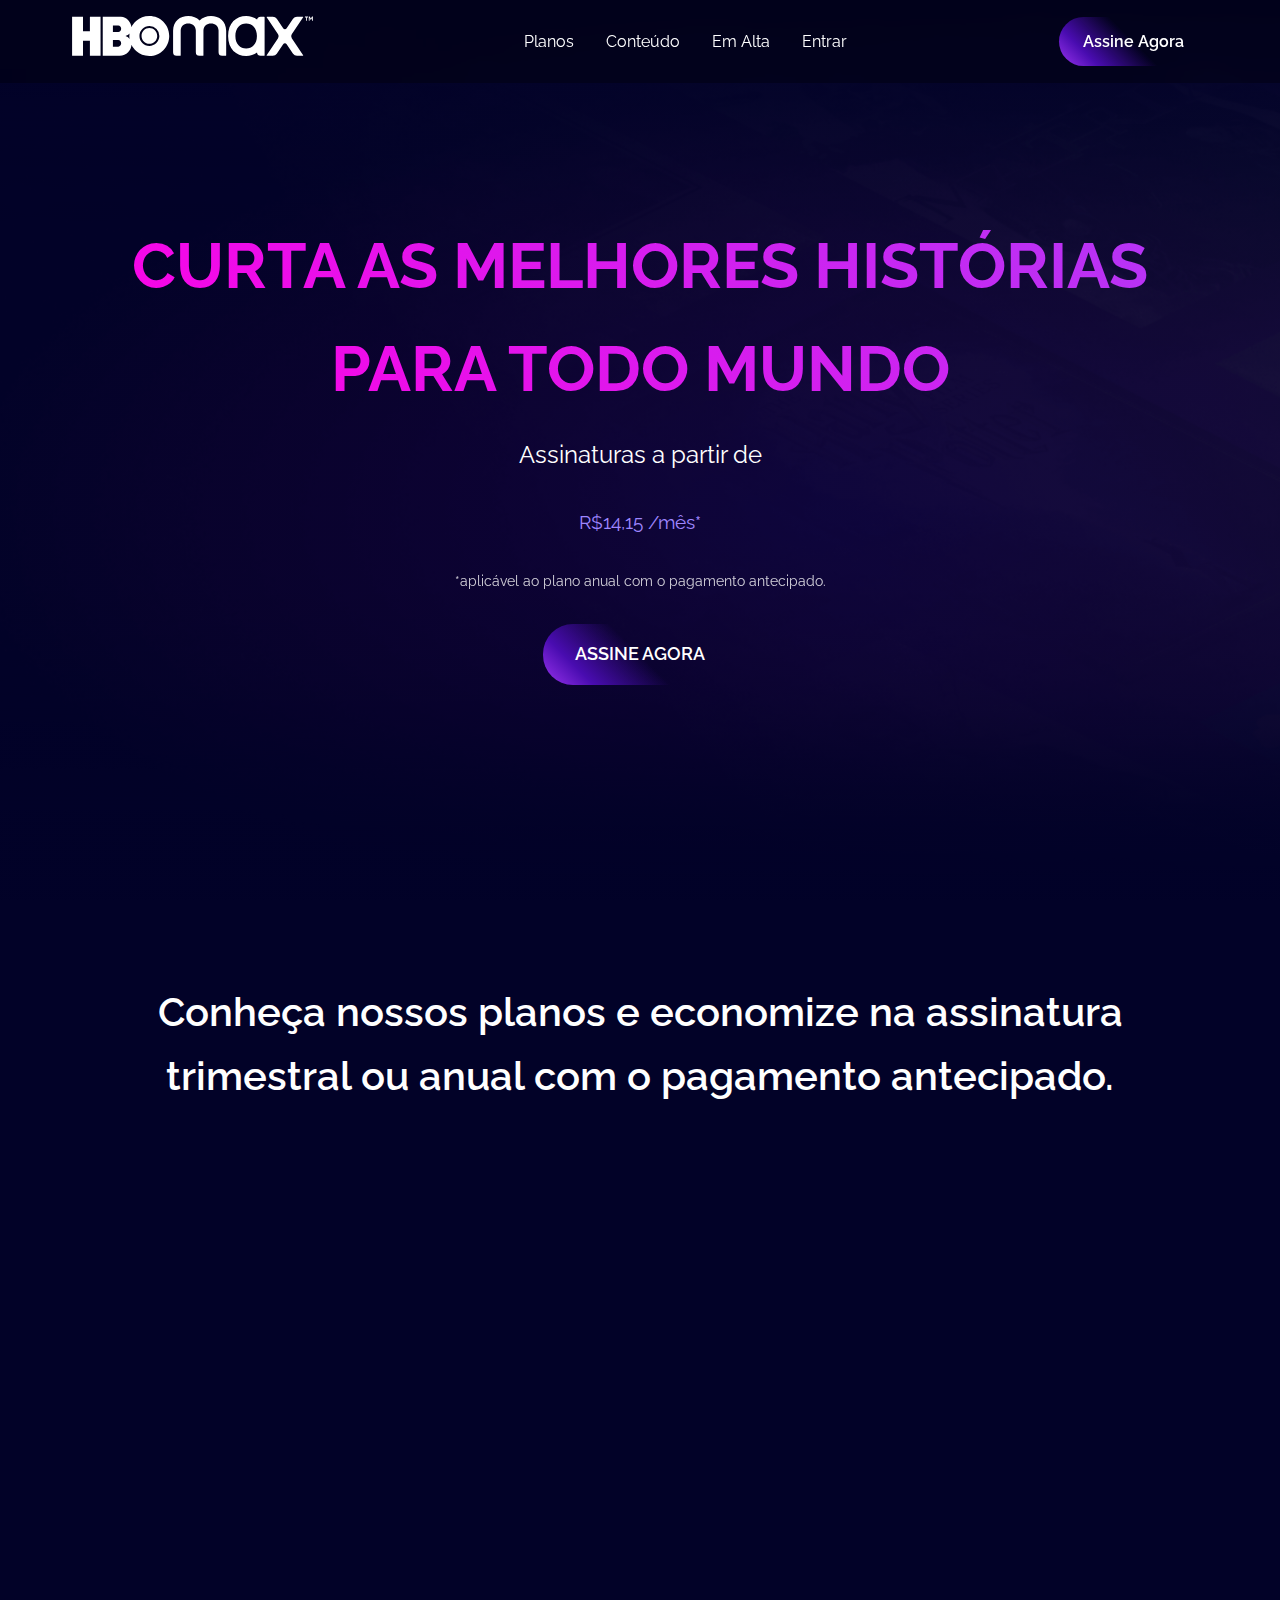
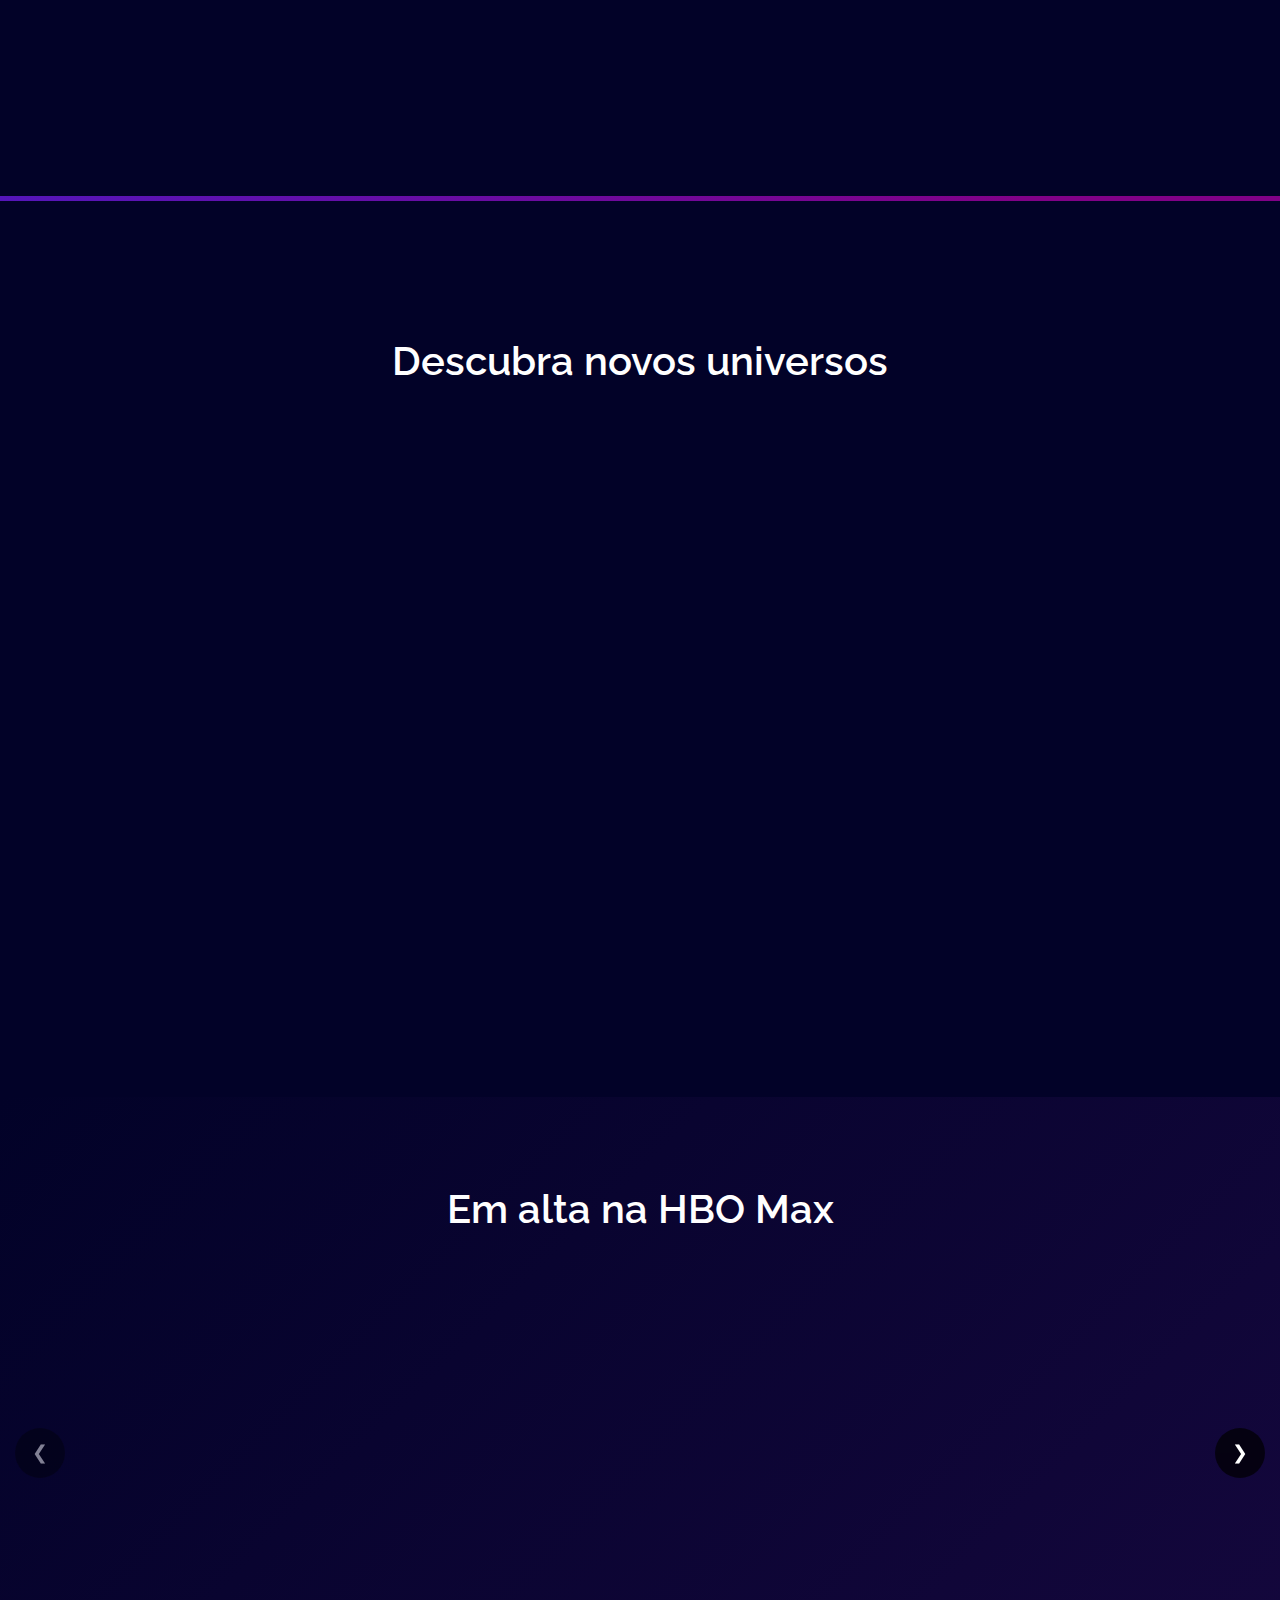
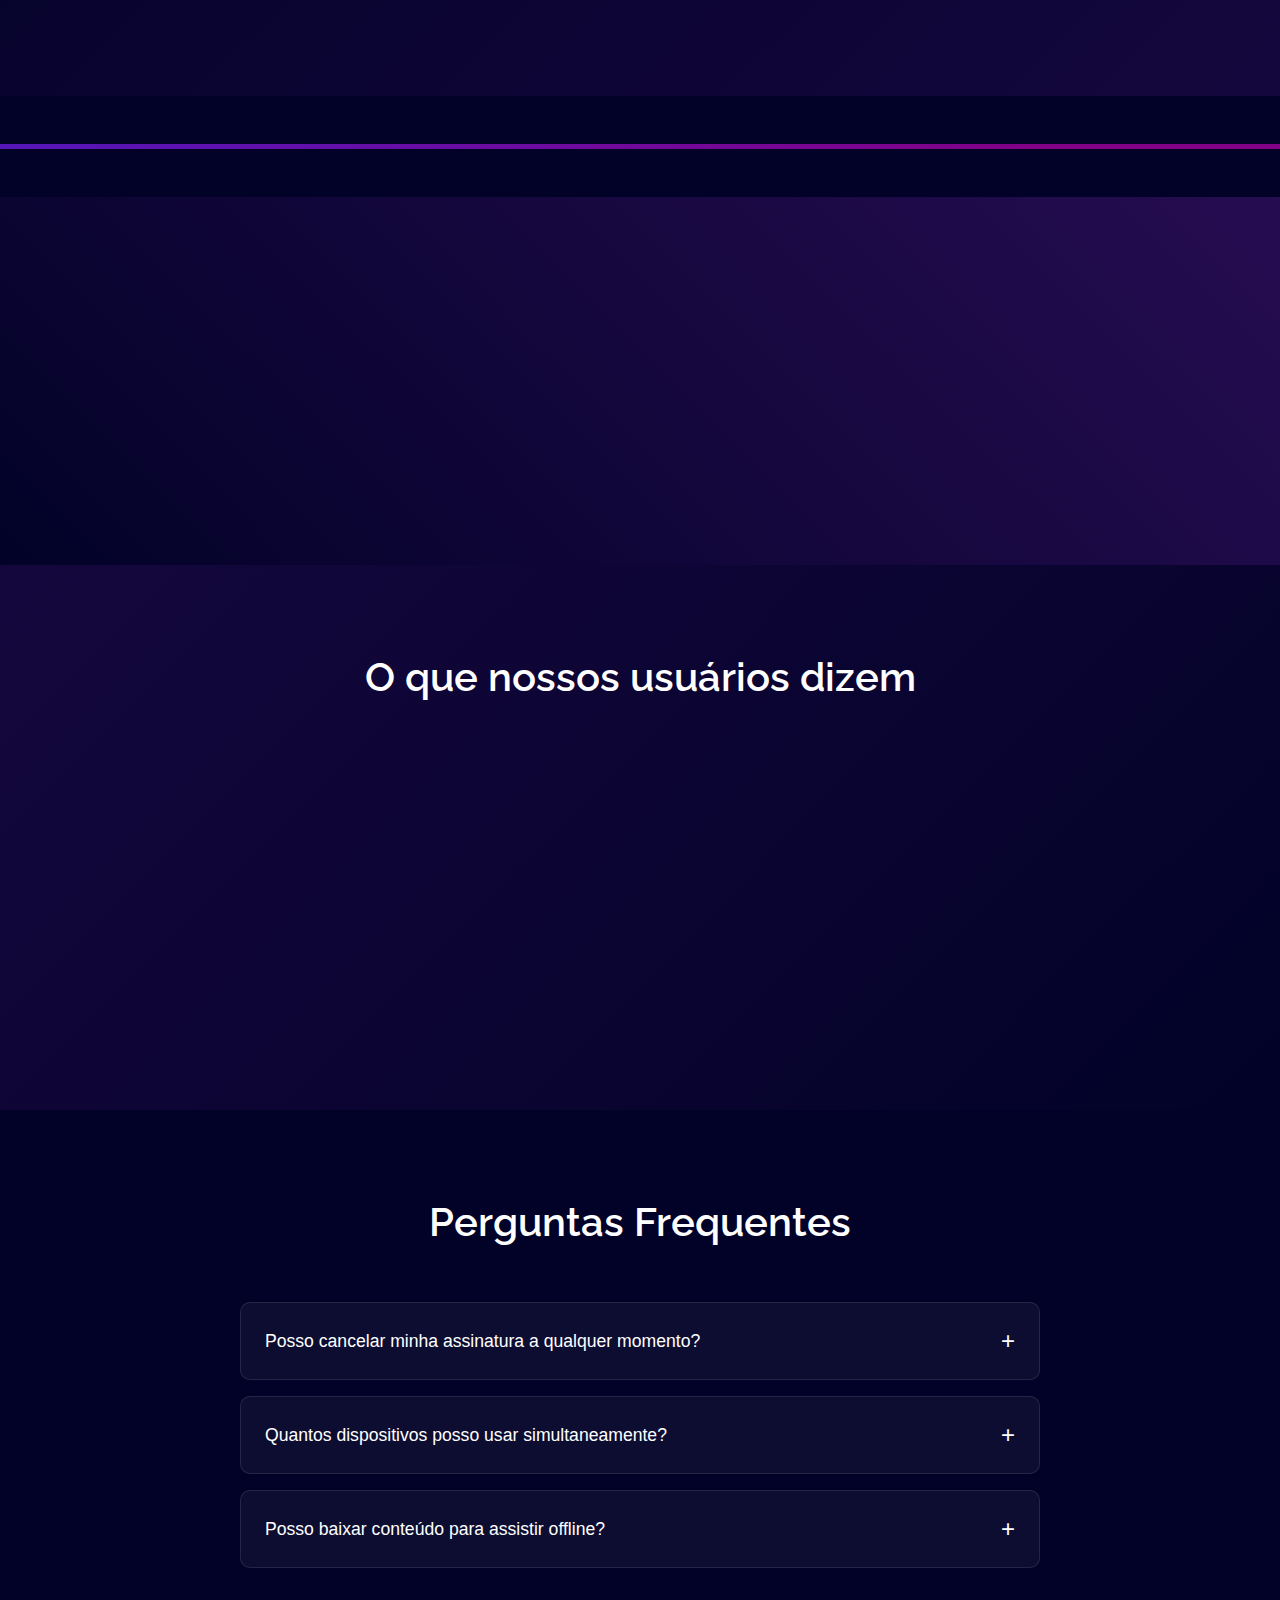
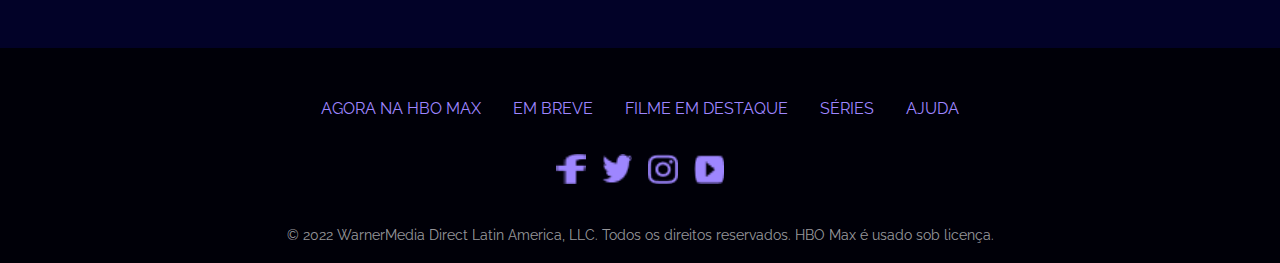
<file: index.html>
<!DOCTYPE html>
<html lang="pt-BR">
<head>
    <meta charset="UTF-8">
    <meta name="viewport" content="width=device-width, initial-scale=1.0">
    <title>HBO Max - Curta as melhores histórias para todo mundo</title>
    <link rel="stylesheet" href="assets/css/styles.css">
    <link rel="stylesheet" href="assets/css/animations.css">
    <link rel="icon" href="assets/images/hbo-logo.svg" type="image/svg+xml">
</head>
<body>
    <!-- Header -->
    <header class="header">
        <nav class="nav">
            <a href="#" class="nav__logo">
                <img src="assets/images/hbo-logo.svg" alt="HBO Max" class="nav__logo-img">
            </a>
            <ul class="nav__links">
                <li><a href="#subscription" class="nav__link">Planos</a></li>
                <li><a href="#content" class="nav__link">Conteúdo</a></li>
                <li><a href="#featured" class="nav__link">Em Alta</a></li>
                <li><a href="signIn.html" class="nav__link">Entrar</a></li>
            </ul>
            <a href="#subscription" class="nav__cta">Assine Agora</a>
        </nav>
    </header>

    <!-- Hero Section -->
    <section class="hero">
        <h1 class="hero__title">CURTA AS MELHORES HISTÓRIAS<br>PARA TODO MUNDO</h1>
        <p class="hero__subtitle">Assinaturas a partir de</p>
        <p class="hero__price">R$14,15 /mês*</p>
        <p class="hero__disclaimer">*aplicável ao plano anual com o pagamento antecipado.</p>
        <a href="#subscription" class="hero__cta">ASSINE AGORA</a>
    </section>

    <!-- Subscription Plans -->
    <section id="subscription" class="subscription">
        <h2 class="subscription__title">Conheça nossos planos e economize na assinatura trimestral ou anual com o pagamento antecipado.</h2>
        
        <div class="subscription__plans">
            <!-- Plano Mobile -->
            <div class="plan">
                <h3 class="plan__name">Mobile</h3>
                <div class="plan__price">R$ 19,90 <span class="plan__price-period">/mês</span></div>
                <ul class="plan__features">
                    <li class="plan__feature">Aproveite em smartphones e tablets, onde quiser.</li>
                    <li class="plan__feature">Assista em 1 tela por vez.</li>
                    <li class="plan__feature">Tenha conteúdo em resolução adaptada para cada dispositivo.</li>
                    <li class="plan__feature">Baixe suas séries e filmes favoritos, assista onde e quando quiser.</li>
                </ul>
                <a href="#" class="plan__cta">ESCOLHER O PLANO MOBILE</a>
            </div>

            <!-- Plano Multitelas -->
            <div class="plan">
                <h3 class="plan__name">Multitelas</h3>
                <div class="plan__price">R$ 27,90 <span class="plan__price-period">/mês</span></div>
                <ul class="plan__features">
                    <li class="plan__feature">Aproveite em todos os seus dispositivos.</li>
                    <li class="plan__feature">Chromecast e Airplay disponíveis.</li>
                    <li class="plan__feature">Assista em até 3 telas ao mesmo tempo.</li>
                    <li class="plan__feature">Tenha conteúdo em alta definição, com qualidade 4K.</li>
                    <li class="plan__feature">Baixe suas séries e filmes favoritos, assista onde e quando quiser.</li>
                    <li class="plan__feature">Crie até 5 perfis diferentes.</li>
                </ul>
                <a href="#" class="plan__cta">ESCOLHER O PLANO MULTITELAS</a>
            </div>
        </div>
    </section>

    <!-- Divider -->
    <div class="divider"></div>

    <!-- Content Section -->
    <section id="content" class="content">
        <h2 class="content__title">Descubra novos universos</h2>
        
        <div class="content__brands">
            <div class="brand">
                <img src="assets/images/hbo-default_0.webp" alt="HBO" class="brand__image" data-hover="assets/images/hbo-hover_0.webp">
            </div>
            <div class="brand">
                <img src="assets/images/MAX-Default.webp" alt="Max Originals" class="brand__image" data-hover="assets/images/MAX-Hover.webp">
            </div>
            <div class="brand">
                <img src="assets/images/DC_Default.webp" alt="DC" class="brand__image" data-hover="assets/images/DC-Hover.webp">
            </div>
            <div class="brand">
                <img src="assets/images/WB-Default.webp" alt="Warner Bros" class="brand__image" data-hover="assets/images/WB-Hover.webp">
            </div>
            <div class="brand">
                <img src="assets/images/CN-Default.webp" alt="Cartoon Network" class="brand__image" data-hover="assets/images/CN-Hover.png">
            </div>
            <div class="brand">
                <img src="assets/images/UCL-Default.webp" alt="UEFA Champions League" class="brand__image" data-hover="assets/images/UCL-Hover.webp">
            </div>
        </div>
    </section>

    <!-- Featured Content Section -->
    <section id="featured" class="featured">
        <div class="featured__container">
            <h2 class="featured__title">Em alta na HBO Max</h2>
            <div class="featured__carousel">
                <button class="carousel__btn carousel__btn--prev" id="prevBtn">❮</button>
                <div class="carousel__wrapper">
                    <div class="carousel__track" id="carouselTrack">
                        <div class="movie-card">
                            <div class="movie-card__image">
                                <div class="movie-placeholder">🎬</div>
                            </div>
                            <h3 class="movie-card__title">House of the Dragon</h3>
                            <p class="movie-card__genre">Drama • Fantasia</p>
                        </div>
                        <div class="movie-card">
                            <div class="movie-card__image">
                                <div class="movie-placeholder">🦇</div>
                            </div>
                            <h3 class="movie-card__title">The Batman</h3>
                            <p class="movie-card__genre">Ação • Crime</p>
                        </div>
                        <div class="movie-card">
                            <div class="movie-card__image">
                                <div class="movie-placeholder">⚡</div>
                            </div>
                            <h3 class="movie-card__title">The Flash</h3>
                            <p class="movie-card__genre">Ação • Ficção</p>
                        </div>
                        <div class="movie-card">
                            <div class="movie-card__image">
                                <div class="movie-placeholder">🏆</div>
                            </div>
                            <h3 class="movie-card__title">UEFA Champions League</h3>
                            <p class="movie-card__genre">Esportes • Ao Vivo</p>
                        </div>
                        <div class="movie-card">
                            <div class="movie-card__image">
                                <div class="movie-placeholder">👑</div>
                            </div>
                            <h3 class="movie-card__title">Game of Thrones</h3>
                            <p class="movie-card__genre">Drama • Fantasia</p>
                        </div>
                        <div class="movie-card">
                            <div class="movie-card__image">
                                <div class="movie-placeholder">🚀</div>
                            </div>
                            <h3 class="movie-card__title">Dune</h3>
                            <p class="movie-card__genre">Ficção • Aventura</p>
                        </div>
                    </div>
                </div>
                <button class="carousel__btn carousel__btn--next" id="nextBtn">❯</button>
            </div>
        </div>
    </section>

    <!-- Divider -->
    <div class="divider"></div>

    <!-- Stats Section -->
    <section class="stats">
        <div class="stats__container">
            <div class="stats__grid">
                <div class="stat">
                    <div class="stat__number" data-target="50">0</div>
                    <div class="stat__label">Milhões de Usuários</div>
                </div>
                <div class="stat">
                    <div class="stat__number" data-target="10000">0</div>
                    <div class="stat__label">Horas de Conteúdo</div>
                </div>
                <div class="stat">
                    <div class="stat__number" data-target="150">0</div>
                    <div class="stat__label">Países Disponíveis</div>
                </div>
                <div class="stat">
                    <div class="stat__number" data-target="98">0</div>
                    <div class="stat__label">% Satisfação</div>
                </div>
            </div>
        </div>
    </section>

    <!-- Testimonials Section -->
    <section class="testimonials">
        <div class="testimonials__container">
            <h2 class="testimonials__title">O que nossos usuários dizem</h2>
            <div class="testimonials__grid">
                <div class="testimonial">
                    <div class="testimonial__rating">
                        <span class="star">⭐</span>
                        <span class="star">⭐</span>
                        <span class="star">⭐</span>
                        <span class="star">⭐</span>
                        <span class="star">⭐</span>
                    </div>
                    <p class="testimonial__text">"A qualidade do conteúdo é impressionante! House of the Dragon e The Batman são incríveis em 4K."</p>
                    <div class="testimonial__author">
                        <div class="testimonial__avatar">👤</div>
                        <div class="testimonial__info">
                            <h4 class="testimonial__name">Ana Silva</h4>
                            <p class="testimonial__location">São Paulo, SP</p>
                        </div>
                    </div>
                </div>
                
                <div class="testimonial">
                    <div class="testimonial__rating">
                        <span class="star">⭐</span>
                        <span class="star">⭐</span>
                        <span class="star">⭐</span>
                        <span class="star">⭐</span>
                        <span class="star">⭐</span>
                    </div>
                    <p class="testimonial__text">"Poder assistir Champions League ao vivo e ainda ter todo catálogo da HBO é perfeito!"</p>
                    <div class="testimonial__author">
                        <div class="testimonial__avatar">⚽</div>
                        <div class="testimonial__info">
                            <h4 class="testimonial__name">Carlos Santos</h4>
                            <p class="testimonial__location">Rio de Janeiro, RJ</p>
                        </div>
                    </div>
                </div>
                
                <div class="testimonial">
                    <div class="testimonial__rating">
                        <span class="star">⭐</span>
                        <span class="star">⭐</span>
                        <span class="star">⭐</span>
                        <span class="star">⭐</span>
                        <span class="star">⭐</span>
                    </div>
                    <p class="testimonial__text">"Interface muito intuitiva e o download para assistir offline é uma mão na roda!"</p>
                    <div class="testimonial__author">
                        <div class="testimonial__avatar">📱</div>
                        <div class="testimonial__info">
                            <h4 class="testimonial__name">Maria Oliveira</h4>
                            <p class="testimonial__location">Belo Horizonte, MG</p>
                        </div>
                    </div>
                </div>
            </div>
        </div>
    </section>

    <!-- FAQ Section -->
    <section class="faq">
        <div class="faq__container">
            <h2 class="faq__title">Perguntas Frequentes</h2>
            <div class="faq__list">
                <div class="faq__item">
                    <button class="faq__question">
                        <span>Posso cancelar minha assinatura a qualquer momento?</span>
                        <span class="faq__icon">+</span>
                    </button>
                    <div class="faq__answer">
                        <p>Sim! Você pode cancelar sua assinatura a qualquer momento sem taxas de cancelamento. Sua assinatura permanecerá ativa até o final do período já pago.</p>
                    </div>
                </div>
                
                <div class="faq__item">
                    <button class="faq__question">
                        <span>Quantos dispositivos posso usar simultaneamente?</span>
                        <span class="faq__icon">+</span>
                    </button>
                    <div class="faq__answer">
                        <p>No plano Mobile você pode assistir em 1 tela por vez. No plano Multitelas você pode assistir em até 3 telas simultaneamente.</p>
                    </div>
                </div>
                
                <div class="faq__item">
                    <button class="faq__question">
                        <span>Posso baixar conteúdo para assistir offline?</span>
                        <span class="faq__icon">+</span>
                    </button>
                    <div class="faq__answer">
                        <p>Sim! Ambos os planos permitem download de filmes e séries para assistir offline em dispositivos móveis.</p>
                    </div>
                </div>
            </div>
        </div>
    </section>

    <!-- Footer -->
    <footer class="footer">
        <div class="footer__links">
            <a href="#" class="footer__link">AGORA NA HBO MAX</a>
            <a href="#" class="footer__link">EM BREVE</a>
            <a href="#" class="footer__link">FILME EM DESTAQUE</a>
            <a href="#" class="footer__link">SÉRIES</a>
            <a href="#" class="footer__link">AJUDA</a>
        </div>
        
        <div class="footer__social">
            <a href="#" class="footer__social-link">
                <img src="assets/images/fb_0.png" alt="Facebook" class="footer__social-icon">
            </a>
            <a href="#" class="footer__social-link">
                <img src="assets/images/twitter_0.png" alt="Twitter" class="footer__social-icon">
            </a>
            <a href="#" class="footer__social-link">
                <img src="assets/images/instagram_0.png" alt="Instagram" class="footer__social-icon">
            </a>
            <a href="#" class="footer__social-link">
                <img src="assets/images/youtube_0.png" alt="YouTube" class="footer__social-icon">
            </a>
        </div>
        
        <p class="footer__copyright">
            © 2022 WarnerMedia Direct Latin America, LLC. Todos os direitos reservados. HBO Max é usado sob licença.
        </p>
    </footer>

    <script>
        // Adicionar efeito hover nas imagens das marcas
        document.querySelectorAll('.brand__image').forEach(img => {
            const hoverSrc = img.getAttribute('data-hover');
            const originalSrc = img.src;
            
            img.addEventListener('mouseenter', () => {
                if (hoverSrc) {
                    img.src = hoverSrc;
                }
            });
            
            img.addEventListener('mouseleave', () => {
                img.src = originalSrc;
            });
        });

        // Smooth scroll para links internos
        document.querySelectorAll('a[href^="#"]').forEach(anchor => {
            anchor.addEventListener('click', function (e) {
                e.preventDefault();
                const target = document.querySelector(this.getAttribute('href'));
                if (target) {
                    target.scrollIntoView({
                        behavior: 'smooth',
                        block: 'start'
                    });
                }
            });
        });

        // Lógica do carrossel melhorada
        const track = document.getElementById('carouselTrack');
        const prevBtn = document.getElementById('prevBtn');
        const nextBtn = document.getElementById('nextBtn');

        if (track && prevBtn && nextBtn) {
            let currentIndex = 0;
            const getCardWidth = () => {
                const card = track.querySelector('.movie-card');
                return card ? card.offsetWidth + 24 : 304; // 280px + 24px gap ou fallback
            };
            const getCardsToShow = () => {
                const containerWidth = track.parentElement.offsetWidth;
                const cardWidth = getCardWidth();
                return Math.floor(containerWidth / cardWidth) || 1;
            };
            
            function updateCarousel() {
                const cardWidth = getCardWidth();
                const cardsToShow = getCardsToShow();
                const maxIndex = Math.max(0, track.children.length - cardsToShow);
                
                // Ajustar índice se necessário
                if (currentIndex > maxIndex) {
                    currentIndex = maxIndex;
                }
                
                const translateX = -currentIndex * cardWidth;
                track.style.transform = `translateX(${translateX}px)`;
                
                // Atualizar estado dos botões
                prevBtn.style.opacity = currentIndex === 0 ? '0.5' : '1';
                nextBtn.style.opacity = currentIndex >= maxIndex ? '0.5' : '1';
                prevBtn.disabled = currentIndex === 0;
                nextBtn.disabled = currentIndex >= maxIndex;
            }

            nextBtn.addEventListener('click', () => {
                const cardsToShow = getCardsToShow();
                const maxIndex = Math.max(0, track.children.length - cardsToShow);
                if (currentIndex < maxIndex) {
                    currentIndex++;
                    updateCarousel();
                }
            });

            prevBtn.addEventListener('click', () => {
                if (currentIndex > 0) {
                    currentIndex--;
                    updateCarousel();
                }
            });

            // Auto-play do carrossel
            let autoplayInterval = setInterval(() => {
                const cardsToShow = getCardsToShow();
                const maxIndex = Math.max(0, track.children.length - cardsToShow);
                if (currentIndex < maxIndex) {
                    currentIndex++;
                } else {
                    currentIndex = 0;
                }
                updateCarousel();
            }, 5000);

            // Pausar autoplay no hover
            const carouselContainer = track.closest('.featured__carousel');
            if (carouselContainer) {
                carouselContainer.addEventListener('mouseenter', () => {
                    clearInterval(autoplayInterval);
                });

                carouselContainer.addEventListener('mouseleave', () => {
                    autoplayInterval = setInterval(() => {
                        const cardsToShow = getCardsToShow();
                        const maxIndex = Math.max(0, track.children.length - cardsToShow);
                        if (currentIndex < maxIndex) {
                            currentIndex++;
                        } else {
                            currentIndex = 0;
                        }
                        updateCarousel();
                    }, 5000);
                });
            }

            // Redimensionar carrossel quando a janela muda de tamanho
            window.addEventListener('resize', () => {
                setTimeout(updateCarousel, 100); // Pequeno delay para recalcular dimensões
            });

            // Inicializar carrossel
            setTimeout(updateCarousel, 100); // Aguardar renderização
        }

        // Efeito parallax suave no scroll
        let ticking = false;
        function updateParallax() {
            const scrolled = window.pageYOffset;
            const hero = document.querySelector('.hero');
            if (hero) {
                hero.style.transform = `translateY(${scrolled * 0.3}px)`;
            }
            ticking = false;
        }

        window.addEventListener('scroll', () => {
            if (!ticking) {
                requestAnimationFrame(updateParallax);
                ticking = true;
            }
        });

        // Animação de entrada para elementos
        const observerOptions = {
            threshold: 0.1,
            rootMargin: '0px 0px -50px 0px'
        };

        const observer = new IntersectionObserver((entries) => {
            entries.forEach(entry => {
                if (entry.isIntersecting) {
                    entry.target.classList.add('animate-in');
                }
            });
        }, observerOptions);

        // Observar elementos para animação
        document.querySelectorAll('.plan, .movie-card, .brand, .stat, .testimonial').forEach(el => {
            observer.observe(el);
        });

        // Animar contadores quando entram na viewport
        const statsObserver = new IntersectionObserver((entries) => {
            entries.forEach(entry => {
                if (entry.isIntersecting) {
                    const target = parseInt(entry.target.dataset.target);
                    animateCounter(entry.target, target);
                    statsObserver.unobserve(entry.target);
                }
            });
        }, { threshold: 0.5 });

        document.querySelectorAll('.stat__number').forEach(counter => {
            statsObserver.observe(counter);
        });

        // FAQ Interativo
        document.querySelectorAll('.faq__question').forEach(question => {
            question.addEventListener('click', () => {
                const faqItem = question.parentElement;
                const isActive = faqItem.classList.contains('active');
                
                // Fechar todos os outros FAQ items
                document.querySelectorAll('.faq__item').forEach(item => {
                    item.classList.remove('active');
                });
                
                // Abrir o item clicado se não estava ativo
                if (!isActive) {
                    faqItem.classList.add('active');
                }
            });
        });

        // Contador animado (para estatísticas futuras)
        function animateCounter(element, target, duration = 2000) {
            let start = 0;
            const increment = target / (duration / 16);
            
            function updateCounter() {
                start += increment;
                if (start >= target) {
                    element.textContent = target.toLocaleString();
                } else {
                    element.textContent = Math.floor(start).toLocaleString();
                    requestAnimationFrame(updateCounter);
                }
            }
            
            updateCounter();
        }

        // Lazy loading para imagens
        if ('IntersectionObserver' in window) {
            const imageObserver = new IntersectionObserver((entries) => {
                entries.forEach(entry => {
                    if (entry.isIntersecting) {
                        const img = entry.target;
                        if (img.dataset.src) {
                            img.src = img.dataset.src;
                            img.classList.remove('lazy');
                            imageObserver.unobserve(img);
                        }
                    }
                });
            });

            document.querySelectorAll('img[data-src]').forEach(img => {
                imageObserver.observe(img);
            });
        }

        // Theme switcher (modo escuro/claro) - futuro
        function toggleTheme() {
            document.body.classList.toggle('light-theme');
            const isLight = document.body.classList.contains('light-theme');
            localStorage.setItem('theme', isLight ? 'light' : 'dark');
        }

        // Carregar tema salvo
        const savedTheme = localStorage.getItem('theme');
        if (savedTheme === 'light') {
            document.body.classList.add('light-theme');
        }
    </script>
</body>
</html>
</file>
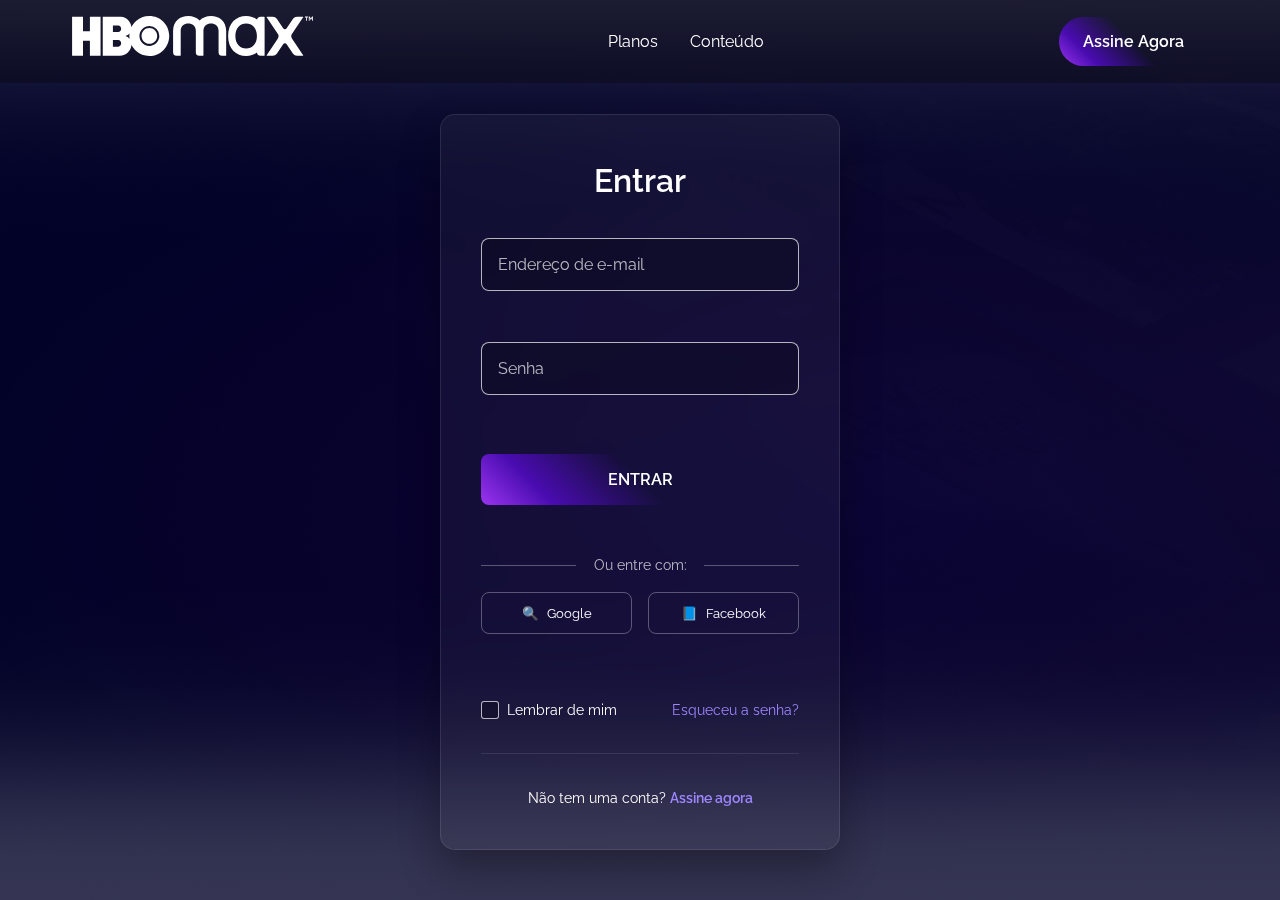
<file: signIn.html>
<!DOCTYPE html>
<html lang="pt-BR">
<head>
    <meta charset="UTF-8">
    <meta name="viewport" content="width=device-width, initial-scale=1.0">
    <title>HBO Max - Entrar</title>
    <link rel="stylesheet" href="assets/css/styles.css">
    <link rel="stylesheet" href="assets/css/signin.css">
    <link rel="icon" href="assets/images/hbo-logo.svg" type="image/svg+xml">
</head>
<body class="signin-body">
    <!-- Header -->
    <header class="header">
        <nav class="nav">
            <a href="index.html" class="nav__logo">
                <img src="assets/images/hbo-logo.svg" alt="HBO Max" style="height: 40px;">
            </a>
            <ul class="nav__links">
                <li><a href="index.html#subscription" class="nav__link">Planos</a></li>
                <li><a href="index.html#content" class="nav__link">Conteúdo</a></li>
            </ul>
            <a href="index.html#subscription" class="nav__cta">Assine Agora</a>
        </nav>
    </header>

    <!-- Main Content -->
    <main class="signin-main">
        <div class="signin-container">
            <div class="signin-form-wrapper">
                <h1 class="signin-title">Entrar</h1>
                
                <form class="signin-form" id="signinForm">
                    <div class="form-group">
                        <input 
                            type="email" 
                            id="email" 
                            name="email" 
                            class="form-input" 
                            placeholder="Endereço de e-mail"
                            required
                        >
                        <span class="form-error" id="emailError"></span>
                    </div>
                    
                    <div class="form-group">
                        <input 
                            type="password" 
                            id="password" 
                            name="password" 
                            class="form-input" 
                            placeholder="Senha"
                            required
                        >
                        <span class="form-error" id="passwordError"></span>
                    </div>
                    
                    <button type="submit" class="signin-btn">ENTRAR</button>
                    
                    <div class="social-login">
                        <p class="social-login__text">Ou entre com:</p>
                        <div class="social-login__buttons">
                            <button type="button" class="social-btn social-btn--google">
                                <span>🔍</span> Google
                            </button>
                            <button type="button" class="social-btn social-btn--facebook">
                                <span>📘</span> Facebook
                            </button>
                        </div>
                    </div>
                    
                    <div class="signin-options">
                        <label class="checkbox-container">
                            <input type="checkbox" id="rememberMe">
                            <span class="checkmark"></span>
                            Lembrar de mim
                        </label>
                        <a href="#" class="forgot-password">Esqueceu a senha?</a>
                    </div>
                </form>
                
                <div class="signup-link">
                    <p>Não tem uma conta? <a href="index.html#subscription">Assine agora</a></p>
                </div>
            </div>
        </div>
    </main>

    <script>
        // Validação do formulário
        document.getElementById('signinForm').addEventListener('submit', function(e) {
            e.preventDefault();
            
            const email = document.getElementById('email');
            const password = document.getElementById('password');
            const emailError = document.getElementById('emailError');
            const passwordError = document.getElementById('passwordError');
            
            // Limpar erros anteriores
            emailError.textContent = '';
            passwordError.textContent = '';
            email.classList.remove('form-input--error');
            password.classList.remove('form-input--error');
            
            let isValid = true;
            
            // Validar email
            const emailRegex = /^[^\s@]+@[^\s@]+\.[^\s@]+$/;
            if (!email.value.trim()) {
                emailError.textContent = 'O endereço de e-mail é obrigatório.';
                email.classList.add('form-input--error');
                isValid = false;
            } else if (!emailRegex.test(email.value)) {
                emailError.textContent = 'Digite um endereço de e-mail válido.';
                email.classList.add('form-input--error');
                isValid = false;
            }
            
            // Validar senha
            if (!password.value.trim()) {
                passwordError.textContent = 'A senha é obrigatória.';
                password.classList.add('form-input--error');
                isValid = false;
            } else if (password.value.length < 6) {
                passwordError.textContent = 'A senha deve ter pelo menos 6 caracteres.';
                password.classList.add('form-input--error');
                isValid = false;
            }
            
            if (isValid) {
                // Simular login (em um projeto real, aqui faria a requisição para o servidor)
                alert('Login realizado com sucesso! (Simulação)');
                // Redirecionar para a página principal
                window.location.href = 'index.html';
            }
        });

        // Adicionar efeito de foco nos inputs
        document.querySelectorAll('.form-input').forEach(input => {
            input.addEventListener('focus', function() {
                this.parentElement.classList.add('form-group--focused');
            });
            
            input.addEventListener('blur', function() {
                if (!this.value) {
                    this.parentElement.classList.remove('form-group--focused');
                }
            });
        });
    </script>
</body>
</html>
</file>
<file: assets/css/styles.css>
@import url("https://fonts.googleapis.com/css2?family=Raleway:wght@300;400;500;600;700&display=swap");
@import url("https://fonts.googleapis.com/css2?family=Quicksand:wght@300;400;700&display=swap");

:root {
  --primary-color: #020228;
  --secondary-color: #ff00e5;
  --tertiary-color: #b535f6;
  --btn-bg-color-gradient: linear-gradient(
    45deg,
    #9b34ef 0%,
    #490cb0 20%,
    transparent 50%
  );
  --btn-link-bg-color: #fff;
  --btn-link-color: #000;
  --card-bg-color: linear-gradient(0deg, transparent, #3b1e63);
  --divider-bg-color: linear-gradient(
    90deg,
    #5516ba,
    rgba(255, 0, 229, 0.5) 80%
  );
  --nav-bg-color: rgba(0, 0, 0, 0.3);
  --text-color: #fff;
  --link-color: #9e86ff;
  --form-bg-color: rgba(211, 211, 211, 0.06);
  --form-field-bg-color: rgba(0, 0, 0, 0.2);
  --form-field-border: 1px solid rgba(255, 255, 255, 0.7);
  --form-field-placeholder: rgba(255, 255, 255, 0.7);
  --form-field-error: rgb(255, 76, 76);

  scroll-behavior: smooth;
}

/* Custom Scroll */
::-webkit-scrollbar {
  width: 8px;
}

::-webkit-scrollbar-thumb {
  background: var(--tertiary-color);
  border-radius: 10px;
}

::-webkit-scrollbar-thumb:hover {
  background: var(--secondary-color);
}

/* Reset e configurações globais */
* {
  margin: 0;
  padding: 0;
  box-sizing: border-box;
}

body {
  font-family: "Raleway", sans-serif;
  background-color: var(--primary-color);
  color: var(--text-color);
  line-height: 1.6;
}

/* Header e Navegação */
.header {
  position: fixed;
  top: 0;
  left: 0;
  width: 100%;
  background: var(--nav-bg-color);
  backdrop-filter: blur(10px);
  z-index: 1000;
  padding: 1rem 0;
}

.nav {
  display: flex;
  justify-content: space-between;
  align-items: center;
  max-width: 1200px;
  margin: 0 auto;
  padding: 0 2rem;
}

.nav__logo {
  font-size: 1.5rem;
  font-weight: 700;
  color: var(--text-color);
  text-decoration: none;
}

.nav__logo-img {
  height: 40px;
  transition: transform 0.3s ease;
}

.nav__logo:hover .nav__logo-img {
  transform: scale(1.1);
}

.nav__links {
  display: flex;
  list-style: none;
  gap: 2rem;
}

.nav__link {
  color: var(--text-color);
  text-decoration: none;
  font-weight: 400;
  transition: color 0.3s ease;
}

.nav__link:hover {
  color: var(--link-color);
}

.nav__cta {
  background: var(--btn-bg-color-gradient);
  color: var(--text-color);
  padding: 0.75rem 1.5rem;
  border: none;
  border-radius: 25px;
  text-decoration: none;
  font-weight: 600;
  transition: transform 0.3s ease;
}

.nav__cta:hover {
  transform: scale(1.05);
}

/* Hero Section */
.hero {
  height: 100vh;
  background: linear-gradient(rgba(2, 2, 40, 0.7), rgba(2, 2, 40, 0.7)),
              url('../images/background-movies-series.png') center/cover;
  display: flex;
  flex-direction: column;
  justify-content: center;
  align-items: center;
  text-align: center;
  padding: 0 2rem;
}

.hero__title {
  font-size: 4rem;
  font-weight: 700;
  margin-bottom: 1rem;
  background: linear-gradient(45deg, var(--secondary-color), var(--tertiary-color));
  -webkit-background-clip: text;
  -webkit-text-fill-color: transparent;
  background-clip: text;
  animation: gradient-animation 3s ease-in-out infinite alternate;
}

@keyframes gradient-animation {
  0% {
    background: linear-gradient(45deg, var(--secondary-color), var(--tertiary-color));
    -webkit-background-clip: text;
    -webkit-text-fill-color: transparent;
  }
  100% {
    background: linear-gradient(45deg, var(--tertiary-color), var(--secondary-color));
    -webkit-background-clip: text;
    -webkit-text-fill-color: transparent;
  }
}

.hero__subtitle {
  font-size: 1.5rem;
  margin-bottom: 2rem;
  font-weight: 400;
}

.hero__price {
  font-size: 1.2rem;
  margin-bottom: 2rem;
  color: var(--link-color);
}

.hero__disclaimer {
  font-size: 0.9rem;
  margin-bottom: 2rem;
  opacity: 0.8;
}

.hero__cta {
  background: var(--btn-bg-color-gradient);
  color: var(--text-color);
  padding: 1rem 2rem;
  border: none;
  border-radius: 30px;
  font-size: 1.1rem;
  font-weight: 600;
  text-decoration: none;
  transition: transform 0.3s ease;
}

.hero__cta:hover {
  transform: scale(1.05);
}

/* Subscription Section */
.subscription {
  padding: 5rem 2rem;
  max-width: 1200px;
  margin: 0 auto;
}

.subscription__title {
  text-align: center;
  font-size: 2.5rem;
  margin-bottom: 3rem;
  font-weight: 600;
}

.subscription__plans {
  display: grid;
  grid-template-columns: repeat(auto-fit, minmax(300px, 1fr));
  gap: 2rem;
  margin-top: 2rem;
}

.plan {
  background: var(--card-bg-color);
  border-radius: 15px;
  padding: 2rem;
  text-align: center;
  transition: transform 0.3s ease, box-shadow 0.3s ease;
  border: 1px solid rgba(255, 255, 255, 0.1);
}

.plan:hover {
  transform: translateY(-10px);
  box-shadow: 0 20px 40px rgba(181, 53, 246, 0.3);
}

.plan__name {
  font-size: 1.5rem;
  margin-bottom: 1rem;
  color: var(--secondary-color);
  font-weight: 600;
}

.plan__price {
  font-size: 2rem;
  margin-bottom: 2rem;
  font-weight: 700;
}

.plan__price-period {
  font-size: 1rem;
  font-weight: 400;
}

.plan__features {
  list-style: none;
  margin-bottom: 2rem;
}

.plan__feature {
  margin-bottom: 0.5rem;
  display: flex;
  align-items: center;
  justify-content: flex-start;
}

.plan__feature::before {
  content: "+";
  color: var(--secondary-color);
  font-weight: bold;
  margin-right: 0.5rem;
}

.plan__cta {
  background: var(--btn-bg-color-gradient);
  color: var(--text-color);
  padding: 0.75rem 1.5rem;
  border: none;
  border-radius: 25px;
  font-weight: 600;
  text-decoration: none;
  display: inline-block;
  transition: transform 0.3s ease;
}

.plan__cta:hover {
  transform: scale(1.05);
}

/* Content Section */
.content {
  padding: 5rem 2rem;
  text-align: center;
}

.content__title {
  font-size: 2.5rem;
  margin-bottom: 3rem;
  font-weight: 600;
}

.content__brands {
  display: grid;
  grid-template-columns: repeat(auto-fit, minmax(150px, 1fr));
  gap: 2rem;
  max-width: 800px;
  margin: 0 auto;
}

.brand {
  transition: transform 0.3s ease;
}

.brand:hover {
  transform: scale(1.1);
}

.brand__image {
  width: 100%;
  height: auto;
  filter: brightness(0.8);
  transition: all 0.3s ease;
  border-radius: 10px;
  will-change: filter, transform;
  opacity: 0;
  animation: fadeInImage 0.6s ease-in-out forwards;
}

.brand:hover .brand__image {
  filter: brightness(1) saturate(1.2);
  transform: scale(1.05);
}
.featured {
  padding: 5rem 2rem;
  background: linear-gradient(135deg, rgba(2, 2, 40, 0.95), rgba(181, 53, 246, 0.1));
}

.featured__container {
  max-width: 1200px;
  margin: 0 auto;
}

.featured__title {
  font-size: 2.5rem;
  margin-bottom: 3rem;
  text-align: center;
  font-weight: 600;
}

.featured__carousel {
  position: relative;
}

.carousel__wrapper {
  overflow: hidden;
  border-radius: 15px;
  position: relative;
}

.carousel__track {
  display: flex;
  gap: 1.5rem;
  transition: transform 0.5s ease;
  padding: 1rem 0;
  will-change: transform;
}

.movie-card {
  min-width: 280px;
  flex: 0 0 280px;
  background: var(--card-bg-color);
  border-radius: 12px;
  overflow: hidden;
  transition: all 0.3s ease;
  border: 1px solid rgba(255, 255, 255, 0.1);
  cursor: pointer;
}

.movie-card:hover {
  transform: translateY(-10px) scale(1.02);
  box-shadow: 0 20px 40px rgba(181, 53, 246, 0.4);
}

.movie-card__image {
  height: 200px;
  background: linear-gradient(45deg, var(--tertiary-color), var(--secondary-color));
  display: flex;
  align-items: center;
  justify-content: center;
  position: relative;
  overflow: hidden;
}

.movie-placeholder {
  font-size: 4rem;
  opacity: 0.8;
}

.movie-card__title {
  padding: 1rem 1rem 0.5rem;
  font-size: 1.2rem;
  font-weight: 600;
  color: var(--text-color);
}

.movie-card__genre {
  padding: 0 1rem 1rem;
  color: var(--link-color);
  font-size: 0.9rem;
}

.carousel__btn {
  position: absolute;
  top: 50%;
  transform: translateY(-50%);
  background: rgba(0, 0, 0, 0.7);
  color: var(--text-color);
  border: none;
  width: 50px;
  height: 50px;
  border-radius: 50%;
  font-size: 1.2rem;
  cursor: pointer;
  transition: all 0.3s ease;
  z-index: 10;
  backdrop-filter: blur(10px);
}

.carousel__btn:hover {
  background: var(--tertiary-color);
  transform: translateY(-50%) scale(1.1);
}

.carousel__btn--prev {
  left: -25px;
}

.carousel__btn--next {
  right: -25px;
}

/* Footer */
.footer {
  background: rgba(0, 0, 0, 0.8);
  padding: 3rem 2rem 1rem;
  text-align: center;
}

.footer__links {
  display: flex;
  justify-content: center;
  flex-wrap: wrap;
  gap: 2rem;
  margin-bottom: 2rem;
}

.footer__link {
  color: var(--link-color);
  text-decoration: none;
  transition: color 0.3s ease;
}

.footer__link:hover {
  color: var(--secondary-color);
}

.footer__social {
  display: flex;
  justify-content: center;
  gap: 1rem;
  margin-bottom: 2rem;
}

.footer__social-link {
  display: inline-block;
  transition: transform 0.3s ease;
}

.footer__social-link:hover {
  transform: scale(1.2);
}

.footer__social-icon {
  width: 30px;
  height: 30px;
}

.footer__copyright {
  color: rgba(255, 255, 255, 0.6);
  font-size: 0.9rem;
}

/* Divider */
.divider {
  height: 5px;
  background: var(--divider-bg-color);
  margin: 3rem 0;
}

/* Testimonials Section */
.testimonials {
  padding: 5rem 2rem;
  background: linear-gradient(135deg, rgba(181, 53, 246, 0.1), rgba(2, 2, 40, 0.95));
}

.testimonials__container {
  max-width: 1200px;
  margin: 0 auto;
}

.testimonials__title {
  font-size: 2.5rem;
  text-align: center;
  margin-bottom: 3rem;
  font-weight: 600;
}

.testimonials__grid {
  display: grid;
  grid-template-columns: repeat(auto-fit, minmax(300px, 1fr));
  gap: 2rem;
}

.testimonial {
  background: var(--card-bg-color);
  border-radius: 15px;
  padding: 2rem;
  border: 1px solid rgba(255, 255, 255, 0.1);
  transition: all 0.3s ease;
}

.testimonial:hover {
  transform: translateY(-5px);
  box-shadow: 0 15px 30px rgba(181, 53, 246, 0.2);
}

.testimonial__rating {
  margin-bottom: 1rem;
}

.star {
  font-size: 1.2rem;
  margin-right: 0.2rem;
}

.testimonial__text {
  font-size: 1.1rem;
  line-height: 1.6;
  margin-bottom: 1.5rem;
  font-style: italic;
}

.testimonial__author {
  display: flex;
  align-items: center;
  gap: 1rem;
}

.testimonial__avatar {
  width: 50px;
  height: 50px;
  background: var(--tertiary-color);
  border-radius: 50%;
  display: flex;
  align-items: center;
  justify-content: center;
  font-size: 1.5rem;
}

.testimonial__name {
  font-weight: 600;
  margin-bottom: 0.25rem;
}

.testimonial__location {
  color: var(--link-color);
  font-size: 0.9rem;
}

/* FAQ Section */
.faq {
  padding: 5rem 2rem;
  background: rgba(2, 2, 40, 0.8);
}

.faq__container {
  max-width: 800px;
  margin: 0 auto;
}

.faq__title {
  font-size: 2.5rem;
  text-align: center;
  margin-bottom: 3rem;
  font-weight: 600;
}

.faq__list {
  display: flex;
  flex-direction: column;
  gap: 1rem;
}

.faq__item {
  background: var(--form-bg-color);
  border-radius: 10px;
  border: 1px solid rgba(255, 255, 255, 0.1);
  overflow: hidden;
}

.faq__question {
  width: 100%;
  padding: 1.5rem;
  background: transparent;
  border: none;
  color: var(--text-color);
  font-size: 1.1rem;
  font-weight: 500;
  text-align: left;
  cursor: pointer;
  display: flex;
  justify-content: space-between;
  align-items: center;
  transition: all 0.3s ease;
}

.faq__question:hover {
  background: rgba(255, 255, 255, 0.05);
}

.faq__icon {
  font-size: 1.5rem;
  transition: transform 0.3s ease;
}

.faq__item.active .faq__icon {
  transform: rotate(45deg);
}

.faq__answer {
  max-height: 0;
  overflow: hidden;
  transition: max-height 0.3s ease;
}

.faq__item.active .faq__answer {
  max-height: 200px;
}

.faq__answer p {
  padding: 0 1.5rem 1.5rem;
  line-height: 1.6;
  color: rgba(255, 255, 255, 0.8);
}

/* Stats Section */
.stats {
  padding: 5rem 2rem;
  background: linear-gradient(45deg, var(--primary-color), rgba(181, 53, 246, 0.2));
  text-align: center;
}

.stats__container {
  max-width: 1000px;
  margin: 0 auto;
}

.stats__grid {
  display: grid;
  grid-template-columns: repeat(auto-fit, minmax(200px, 1fr));
  gap: 2rem;
}

.stat {
  padding: 2rem;
  border-radius: 15px;
  background: rgba(255, 255, 255, 0.05);
  backdrop-filter: blur(10px);
  border: 1px solid rgba(255, 255, 255, 0.1);
  transition: all 0.3s ease;
}

.stat:hover {
  transform: translateY(-10px);
  background: rgba(181, 53, 246, 0.1);
}

.stat__number {
  font-size: 3rem;
  font-weight: 700;
  color: var(--secondary-color);
  margin-bottom: 0.5rem;
  background: linear-gradient(45deg, var(--secondary-color), var(--tertiary-color));
  -webkit-background-clip: text;
  -webkit-text-fill-color: transparent;
  background-clip: text;
}

.stat__label {
  font-size: 1.1rem;
  color: var(--text-color);
  font-weight: 500;
}

/* Responsividade */
@media (max-width: 768px) {
  .nav {
    flex-direction: row;
    justify-content: space-between;
    padding: 0 1rem;
  }
  
  .nav__links {
    display: none;
  }
  
  .hero__title {
    font-size: 2.5rem;
    line-height: 1.2;
  }
  
  .hero__subtitle {
    font-size: 1.2rem;
  }
  
  .subscription__plans {
    grid-template-columns: 1fr;
    gap: 1.5rem;
  }
  
  .content__brands {
    grid-template-columns: repeat(2, 1fr);
    gap: 1rem;
  }
  
  .footer__links {
    flex-direction: column;
    gap: 1rem;
  }
}

@media (max-width: 480px) {
  .hero__title {
    font-size: 2rem;
    padding: 0 1rem;
  }
  
  .hero__subtitle,
  .hero__price {
    font-size: 1rem;
  }
  
  .subscription__title,
  .content__title {
    font-size: 2rem;
    padding: 0 1rem;
  }
  
  .plan {
    padding: 1.5rem;
  }
  
  .plan__name {
    font-size: 1.3rem;
  }
  
  .plan__price {
    font-size: 1.5rem;
  }
  
  .content__brands {
    grid-template-columns: 1fr;
    max-width: 300px;
  }
}

/* Consolidando media queries para evitar conflitos */
@media (max-width: 768px) {
  .featured__carousel {
    padding: 0 1rem;
  }
  
  .carousel__btn {
    width: 40px;
    height: 40px;
    font-size: 1rem;
  }
  
  .carousel__btn--prev {
    left: -10px;
  }
  
  .carousel__btn--next {
    right: -10px;
  }
  
  .movie-card {
    min-width: 250px;
    flex: 0 0 250px;
  }
  
  .testimonials__grid {
    grid-template-columns: 1fr;
  }
  
  .testimonial {
    padding: 1.5rem;
  }
  
  .faq__question {
    padding: 1rem;
    font-size: 1rem;
  }
  
  .faq__answer p {
    padding: 0 1rem 1rem;
  }
}

@media (max-width: 480px) {
  .featured__title,
  .testimonials__title,
  .faq__title {
    font-size: 2rem;
  }
  
  .movie-card {
    min-width: 200px;
    flex: 0 0 200px;
  }
  
  .movie-card__image {
    height: 150px;
  }
  
  .movie-placeholder {
    font-size: 3rem;
  }
  
  .testimonial__author {
    flex-direction: column;
    text-align: center;
    gap: 0.5rem;
  }
  
  .carousel__btn {
    display: none; /* Ocultar botões em telas muito pequenas */
  }
}

/* Dark/Light theme (preparação para futuro) */
.light-theme {
  --primary-color: #f8f9fa;
  --text-color: #333;
  --card-bg-color: linear-gradient(0deg, transparent, rgba(255, 255, 255, 0.8));
}

.light-theme .hero {
  background: linear-gradient(rgba(248, 249, 250, 0.9), rgba(248, 249, 250, 0.9)),
              url('../images/background-movies-series.png') center/cover;
}

/* Performance optimizations */
.movie-card,
.plan,
.testimonial {
  will-change: transform;
}

/* Preload importantes */
.hero::before {
  content: '';
  position: absolute;
  top: 0;
  left: 0;
  width: 100%;
  height: 100%;
  background: url('../images/background-movies-series.png') center/cover;
  z-index: -1;
  opacity: 0;
}

/* Animações aprimoradas */
@keyframes slideInFromLeft {
  from {
    opacity: 0;
    transform: translateX(-50px);
  }
  to {
    opacity: 1;
    transform: translateX(0);
  }
}

@keyframes slideInFromBottom {
  from {
    opacity: 0;
    transform: translateY(50px);
  }
  to {
    opacity: 1;
    transform: translateY(0);
  }
}

@keyframes pulseGlow {
  0%, 100% {
    box-shadow: 0 0 20px rgba(181, 53, 246, 0.3);
  }
  50% {
    box-shadow: 0 0 40px rgba(181, 53, 246, 0.6);
  }
}

/* Efeito hover melhorado nos botões */
.hero__cta, .nav__cta, .plan__cta {
  position: relative;
  overflow: hidden;
}

.hero__cta::before, .nav__cta::before, .plan__cta::before {
  content: '';
  position: absolute;
  top: 0;
  left: -100%;
  width: 100%;
  height: 100%;
  background: linear-gradient(90deg, transparent, rgba(255, 255, 255, 0.2), transparent);
  transition: left 0.5s;
}

.hero__cta:hover::before, .nav__cta:hover::before, .plan__cta:hover::before {
  left: 100%;
}

/* Loading spinner para quando necessário */
.loading-spinner {
  border: 3px solid rgba(255, 255, 255, 0.1);
  border-top: 3px solid var(--tertiary-color);
  border-radius: 50%;
  width: 40px;
  height: 40px;
  animation: spin 1s linear infinite;
  margin: 2rem auto;
}

@keyframes spin {
  0% { transform: rotate(0deg); }
  100% { transform: rotate(360deg); }
}

/* Tooltip personalizado */
.tooltip {
  position: relative;
  display: inline-block;
}

.tooltip .tooltiptext {
  visibility: hidden;
  width: 120px;
  background-color: rgba(0, 0, 0, 0.8);
  color: var(--text-color);
  text-align: center;
  border-radius: 6px;
  padding: 5px;
  position: absolute;
  z-index: 1;
  bottom: 125%;
  left: 50%;
  margin-left: -60px;
  opacity: 0;
  transition: opacity 0.3s;
  font-size: 0.8rem;
}

.tooltip:hover .tooltiptext {
  visibility: visible;
  opacity: 1;
}
</file>
<file: assets/css/animations.css>
/* Animações otimizadas - Arquivo separado para melhor organização */

/* Keyframes principais */
@keyframes fadeInImage {
  from {
    opacity: 0;
    transform: translateY(20px);
  }
  to {
    opacity: 1;
    transform: translateY(0);
  }
}

@keyframes slideInFromLeft {
  from {
    opacity: 0;
    transform: translateX(-30px);
  }
  to {
    opacity: 1;
    transform: translateX(0);
  }
}

@keyframes slideInFromBottom {
  from {
    opacity: 0;
    transform: translateY(30px);
  }
  to {
    opacity: 1;
    transform: translateY(0);
  }
}

@keyframes gradient-animation {
  0% {
    background: linear-gradient(45deg, var(--secondary-color), var(--tertiary-color));
    -webkit-background-clip: text;
    -webkit-text-fill-color: transparent;
  }
  100% {
    background: linear-gradient(45deg, var(--tertiary-color), var(--secondary-color));
    -webkit-background-clip: text;
    -webkit-text-fill-color: transparent;
  }
}

/* Performance otimizada para animações */
.plan, .movie-card, .brand, .stat, .testimonial {
  opacity: 0;
  animation-fill-mode: forwards;
  animation-duration: 0.6s;
  animation-timing-function: ease-out;
  animation-play-state: paused;
}

/* Aplicar animações quando elementos entram no viewport */
.plan.animate-in {
  animation-name: slideInFromBottom;
  animation-play-state: running;
}

.movie-card.animate-in {
  animation-name: slideInFromLeft;
  animation-play-state: running;
}

.brand.animate-in {
  animation-name: fadeInImage;
  animation-play-state: running;
}

.stat.animate-in {
  animation-name: slideInFromBottom;
  animation-play-state: running;
}

.testimonial.animate-in {
  animation-name: slideInFromBottom;
  animation-play-state: running;
}

/* Delays escalonados para efeito cascata */
.plan:nth-child(1) { animation-delay: 0.1s; }
.plan:nth-child(2) { animation-delay: 0.3s; }

.movie-card:nth-child(1) { animation-delay: 0.1s; }
.movie-card:nth-child(2) { animation-delay: 0.2s; }
.movie-card:nth-child(3) { animation-delay: 0.3s; }
.movie-card:nth-child(4) { animation-delay: 0.4s; }
.movie-card:nth-child(5) { animation-delay: 0.5s; }
.movie-card:nth-child(6) { animation-delay: 0.6s; }

.brand:nth-child(1) { animation-delay: 0.1s; }
.brand:nth-child(2) { animation-delay: 0.2s; }
.brand:nth-child(3) { animation-delay: 0.3s; }
.brand:nth-child(4) { animation-delay: 0.4s; }
.brand:nth-child(5) { animation-delay: 0.5s; }
.brand:nth-child(6) { animation-delay: 0.6s; }

.stat:nth-child(1) { animation-delay: 0.1s; }
.stat:nth-child(2) { animation-delay: 0.2s; }
.stat:nth-child(3) { animation-delay: 0.3s; }
.stat:nth-child(4) { animation-delay: 0.4s; }

.testimonial:nth-child(1) { animation-delay: 0.1s; }
.testimonial:nth-child(2) { animation-delay: 0.2s; }
.testimonial:nth-child(3) { animation-delay: 0.3s; }
</file>
<file: assets/css/signin.css>
/* Página de Login - Estilos específicos */

.signin-body {
    background: linear-gradient(rgba(2, 2, 40, 0.8), rgba(2, 2, 40, 0.8)),
                url('../images/background-movies-series.png') center/cover;
    min-height: 100vh;
    display: flex;
    flex-direction: column;
}

.signin-main {
    flex: 1;
    display: flex;
    justify-content: center;
    align-items: center;
    padding: 6rem 2rem 2rem;
}

.signin-container {
    width: 100%;
    max-width: 400px;
}

.signin-form-wrapper {
    background: var(--form-bg-color);
    backdrop-filter: blur(10px);
    border-radius: 15px;
    padding: 2.5rem;
    border: 1px solid rgba(255, 255, 255, 0.1);
    box-shadow: 0 20px 40px rgba(0, 0, 0, 0.3);
}

.signin-title {
    font-size: 2rem;
    font-weight: 600;
    text-align: center;
    margin-bottom: 2rem;
    color: var(--text-color);
}

.signin-form {
    display: flex;
    flex-direction: column;
    gap: 1.5rem;
}

.form-group {
    position: relative;
}

.form-input {
    width: 100%;
    padding: 1rem;
    background: var(--form-field-bg-color);
    border: var(--form-field-border);
    border-radius: 8px;
    color: var(--text-color);
    font-size: 1rem;
    transition: all 0.3s ease;
    font-family: "Raleway", sans-serif;
}

.form-input::placeholder {
    color: var(--form-field-placeholder);
}

.form-input:focus {
    outline: none;
    border-color: var(--tertiary-color);
    box-shadow: 0 0 0 2px rgba(181, 53, 246, 0.2);
}

.form-input--error {
    border-color: var(--form-field-error) !important;
    box-shadow: 0 0 0 2px rgba(255, 76, 76, 0.2) !important;
}

.form-error {
    color: var(--form-field-error);
    font-size: 0.875rem;
    margin-top: 0.5rem;
    display: block;
    min-height: 1.2rem;
}

.signin-btn {
    background: var(--btn-bg-color-gradient);
    color: var(--text-color);
    border: none;
    padding: 1rem;
    border-radius: 8px;
    font-size: 1rem;
    font-weight: 600;
    cursor: pointer;
    transition: all 0.3s ease;
    margin-top: 0.5rem;
    font-family: "Raleway", sans-serif;
}

.signin-btn:hover {
    transform: translateY(-2px);
    box-shadow: 0 10px 20px rgba(181, 53, 246, 0.3);
}

.signin-btn:active {
    transform: translateY(0);
}

.signin-options {
    display: flex;
    justify-content: space-between;
    align-items: center;
    margin-top: 1rem;
    text-align: center;
    margin-top: 1rem;
}

.forgot-password {
    color: var(--link-color);
    text-decoration: none;
    font-size: 0.9rem;
    transition: color 0.3s ease;
}

.forgot-password:hover {
    color: var(--secondary-color);
}

.signup-link {
    text-align: center;
    margin-top: 2rem;
    padding-top: 2rem;
    border-top: 1px solid rgba(255, 255, 255, 0.1);
}

.signup-link p {
    color: var(--text-color);
    font-size: 0.9rem;
}

.signup-link a {
    color: var(--link-color);
    text-decoration: none;
    font-weight: 600;
    transition: color 0.3s ease;
}

.signup-link a:hover {
    color: var(--secondary-color);
}

/* Estilos para login social e checkbox personalizado */
.checkbox-container {
  display: flex;
  align-items: center;
  cursor: pointer;
  font-size: 0.9rem;
  color: var(--text-color);
}

.checkbox-container input {
  display: none;
}

.checkmark {
  height: 18px;
  width: 18px;
  background-color: var(--form-field-bg-color);
  border: var(--form-field-border);
  border-radius: 3px;
  margin-right: 0.5rem;
  position: relative;
  transition: all 0.3s ease;
}

.checkbox-container:hover .checkmark {
  border-color: var(--tertiary-color);
}

.checkbox-container input:checked ~ .checkmark {
  background-color: var(--tertiary-color);
  border-color: var(--tertiary-color);
}

.checkmark:after {
  content: "";
  position: absolute;
  display: none;
  left: 6px;
  top: 2px;
  width: 5px;
  height: 10px;
  border: solid white;
  border-width: 0 2px 2px 0;
  transform: rotate(45deg);
}

.checkbox-container input:checked ~ .checkmark:after {
  display: block;
}

.social-login {
  margin: 1.5rem 0;
  text-align: center;
}

.social-login__text {
  color: rgba(255, 255, 255, 0.7);
  font-size: 0.9rem;
  margin-bottom: 1rem;
  position: relative;
}

.social-login__text::before,
.social-login__text::after {
  content: '';
  position: absolute;
  top: 50%;
  width: 30%;
  height: 1px;
  background: rgba(255, 255, 255, 0.3);
}

.social-login__text::before {
  left: 0;
}

.social-login__text::after {
  right: 0;
}

.social-login__buttons {
  display: flex;
  gap: 1rem;
}

.social-btn {
  flex: 1;
  padding: 0.75rem;
  border: 1px solid rgba(255, 255, 255, 0.3);
  border-radius: 8px;
  background: transparent;
  color: var(--text-color);
  cursor: pointer;
  transition: all 0.3s ease;
  font-family: "Raleway", sans-serif;
  display: flex;
  align-items: center;
  justify-content: center;
  gap: 0.5rem;
}

.social-btn:hover {
  border-color: var(--tertiary-color);
  background: rgba(181, 53, 246, 0.1);
  transform: translateY(-2px);
}

.social-btn--google:hover {
  border-color: #db4437;
  background: rgba(219, 68, 55, 0.1);
}

.social-btn--facebook:hover {
  border-color: #4267B2;
  background: rgba(66, 103, 178, 0.1);
}

/* Animações para os grupos de formulário */
.form-group--focused .form-input {
    transform: scale(1.02);
}

/* Responsividade para página de login */
@media (max-width: 480px) {
    .signin-main {
        padding: 5rem 1rem 1rem;
    }
    
    .signin-form-wrapper {
        padding: 2rem;
    }
    
    .signin-title {
        font-size: 1.5rem;
    }
}

/* Animações de entrada */
@keyframes slideInUp {
    from {
        opacity: 0;
        transform: translateY(30px);
    }
    to {
        opacity: 1;
        transform: translateY(0);
    }
}

.signin-form-wrapper {
    animation: slideInUp 0.6s ease-out;
}

.form-group {
    animation: slideInUp 0.6s ease-out;
    animation-fill-mode: both;
}

.form-group:nth-child(1) { animation-delay: 0.1s; }
.form-group:nth-child(2) { animation-delay: 0.2s; }
.signin-btn { 
    animation: slideInUp 0.6s ease-out;
    animation-delay: 0.3s;
    animation-fill-mode: both;
}
.signin-options { 
    animation: slideInUp 0.6s ease-out;
    animation-delay: 0.4s;
    animation-fill-mode: both;
}
.signup-link { 
    animation: slideInUp 0.6s ease-out;
    animation-delay: 0.5s;
    animation-fill-mode: both;
}
</file>
